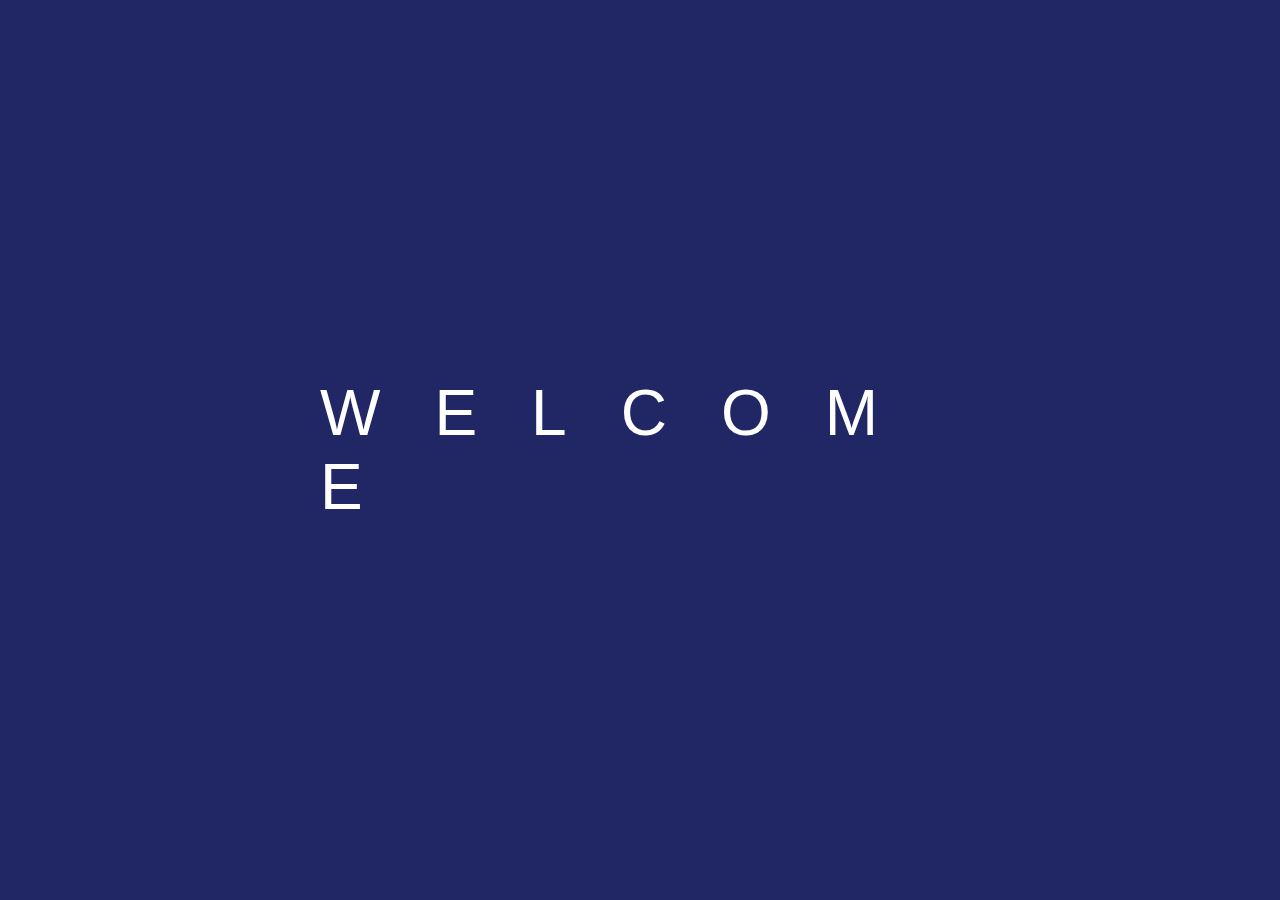
<file: index.html>
<!DOCTYPE html>
<html>
    <head>
        <meta charset="utf-8">
        <meta name="viewport" content="width=device-width, initial-scale=1">
        <meta http-equiv="refresh" content="3;url=page.html">
        <link rel="stylesheet" href="css/welcome_style.css">
        <title>welcome page</title>
    </head>
    <body>

        <script src="https://ajax.googleapis.com/ajax/libs/jquery/2.1.3/jquery.min.js"></script>
        <script src="script/script.js"></script>

        <ul class="fly-in-text hidden">
           <li>W</li>
           <li>E</li>
           <li>L</li>
           <li>C</li>
           <li>O</li>
           <li>M</li>
           <li>E</li>
        </ul>


    </body>
</html>
</file>
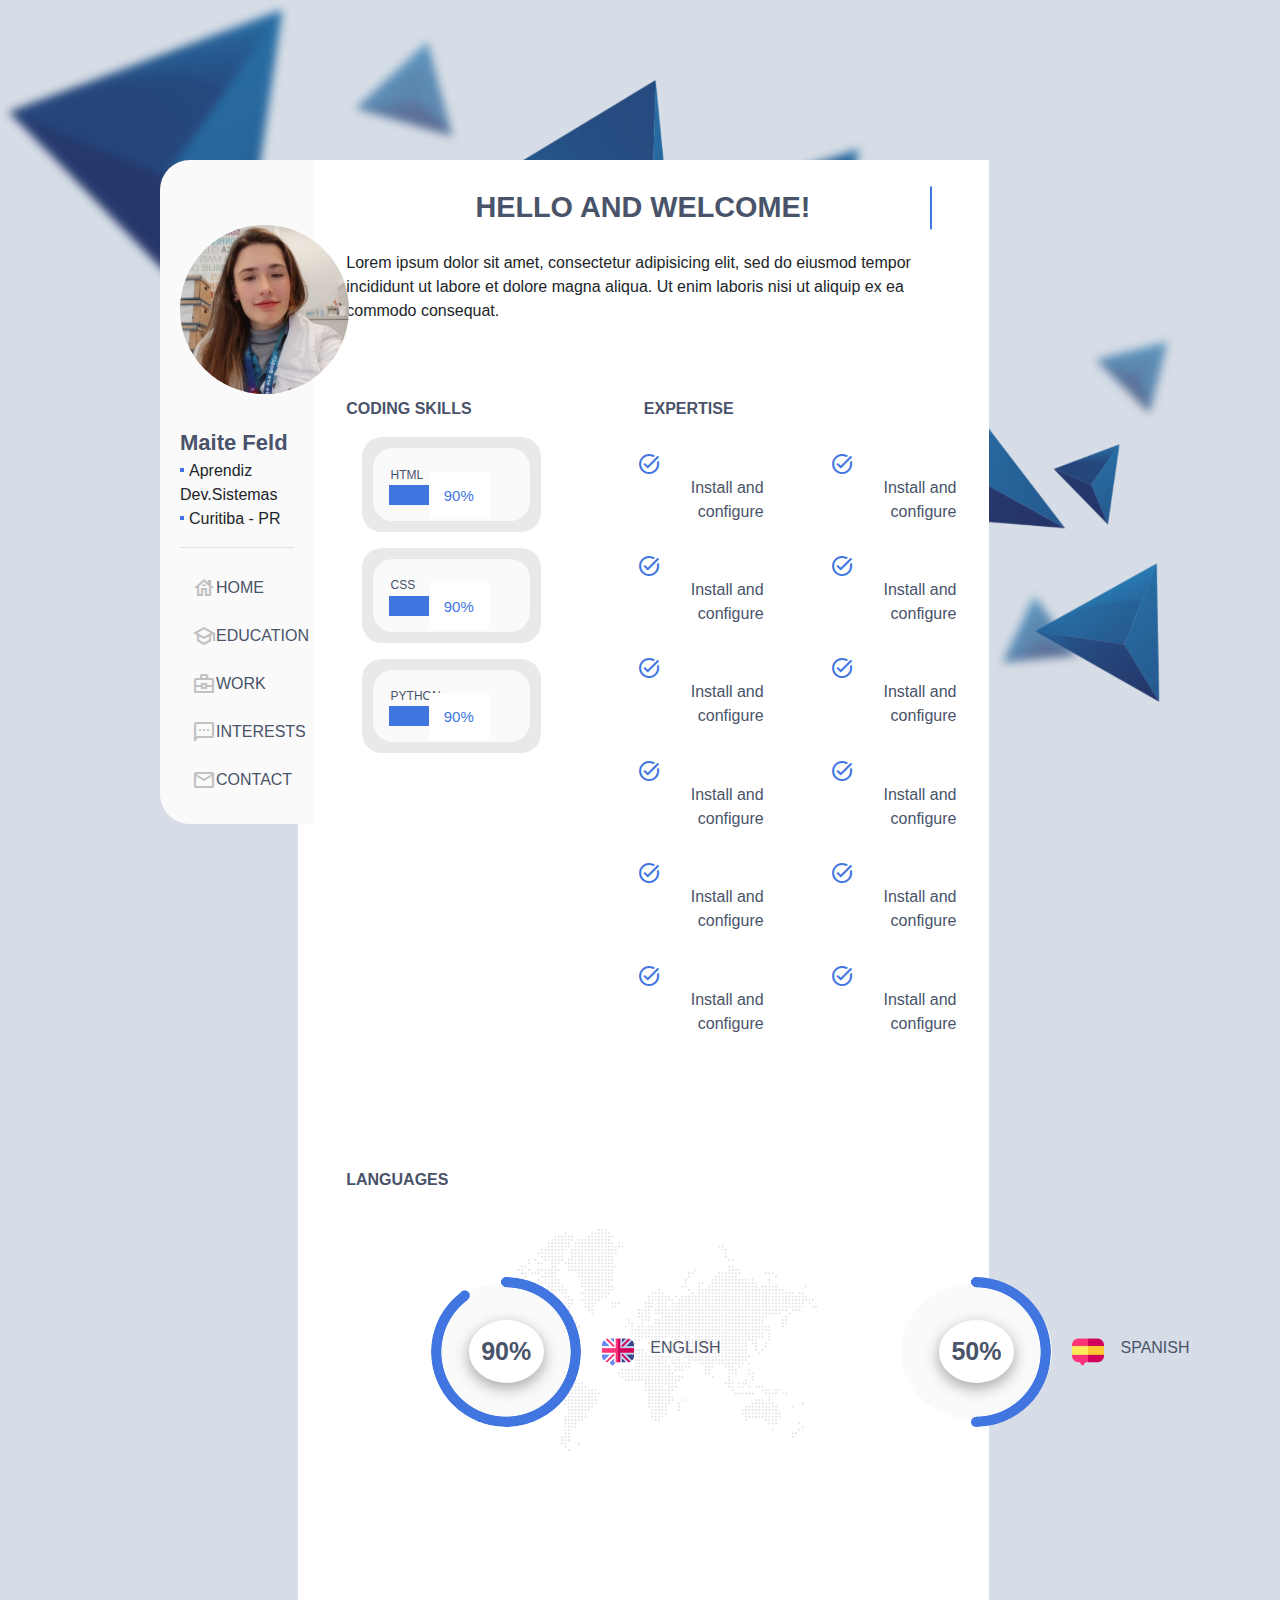
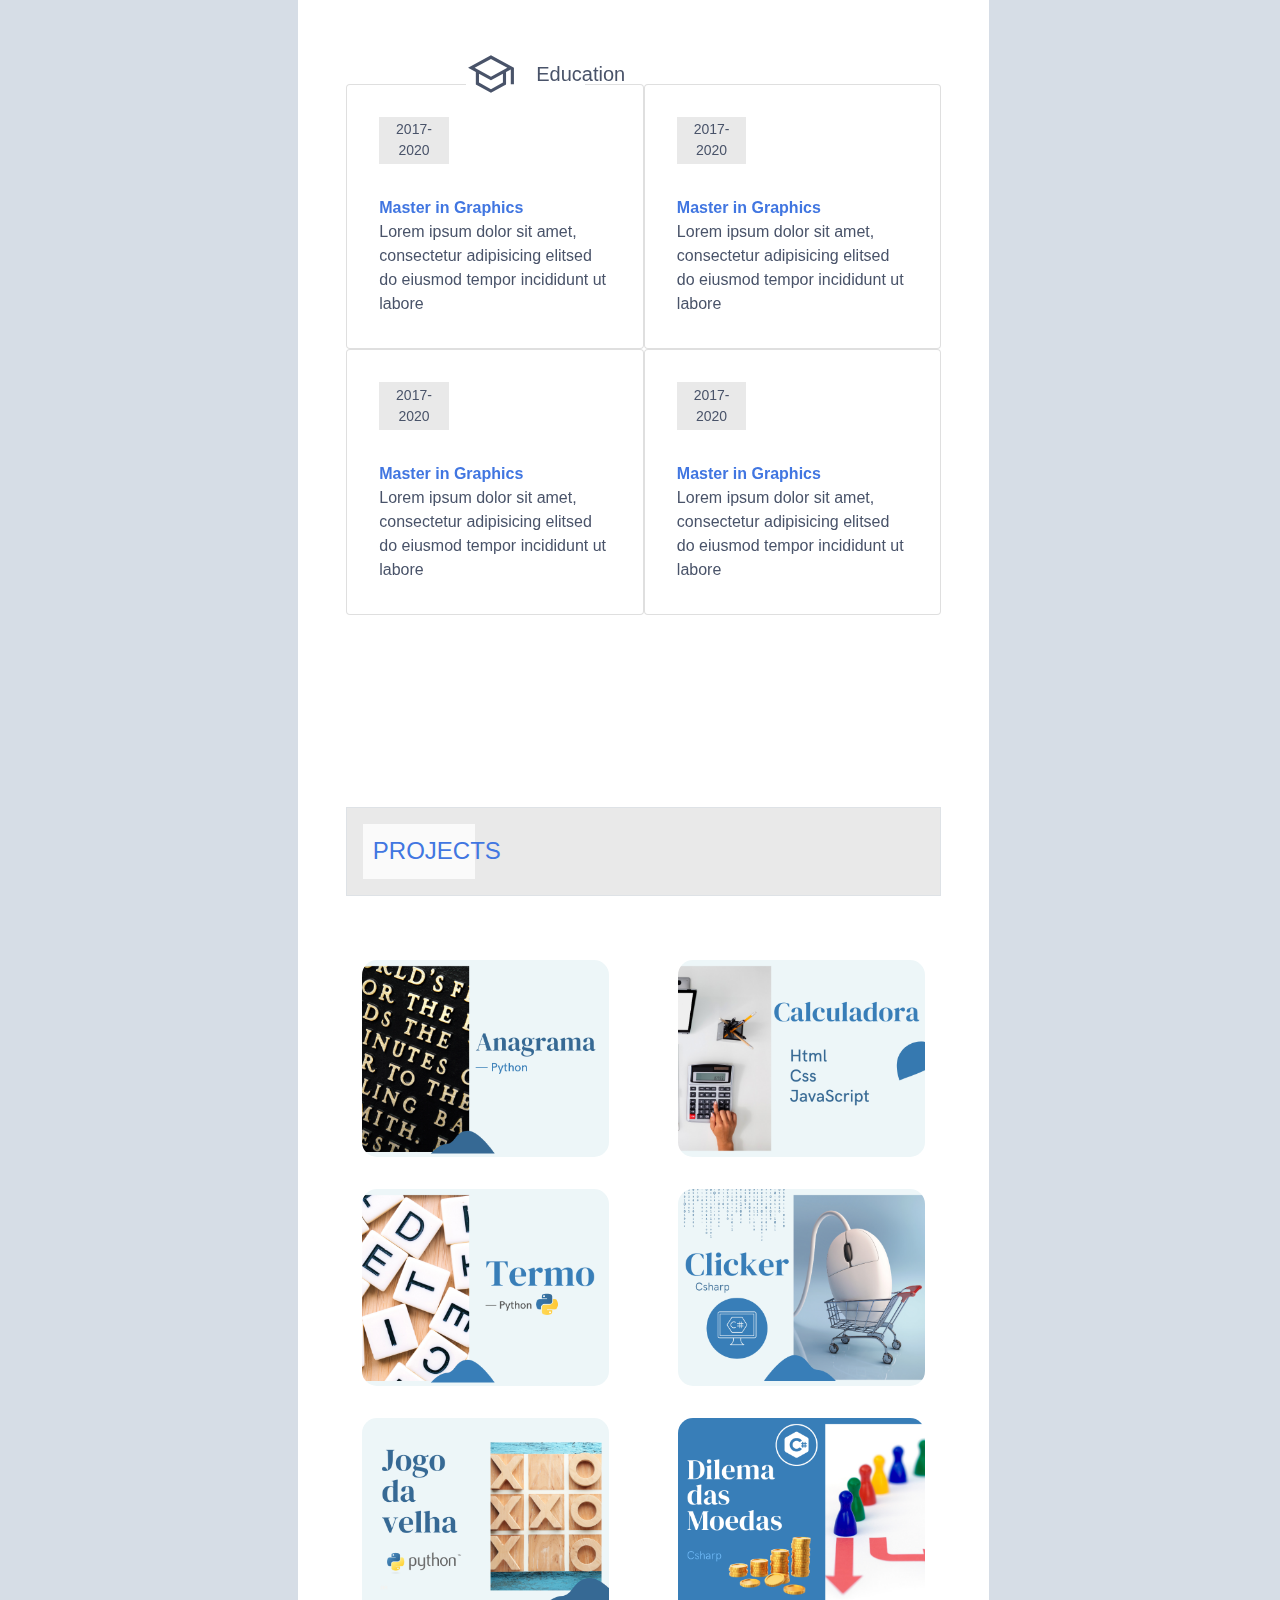
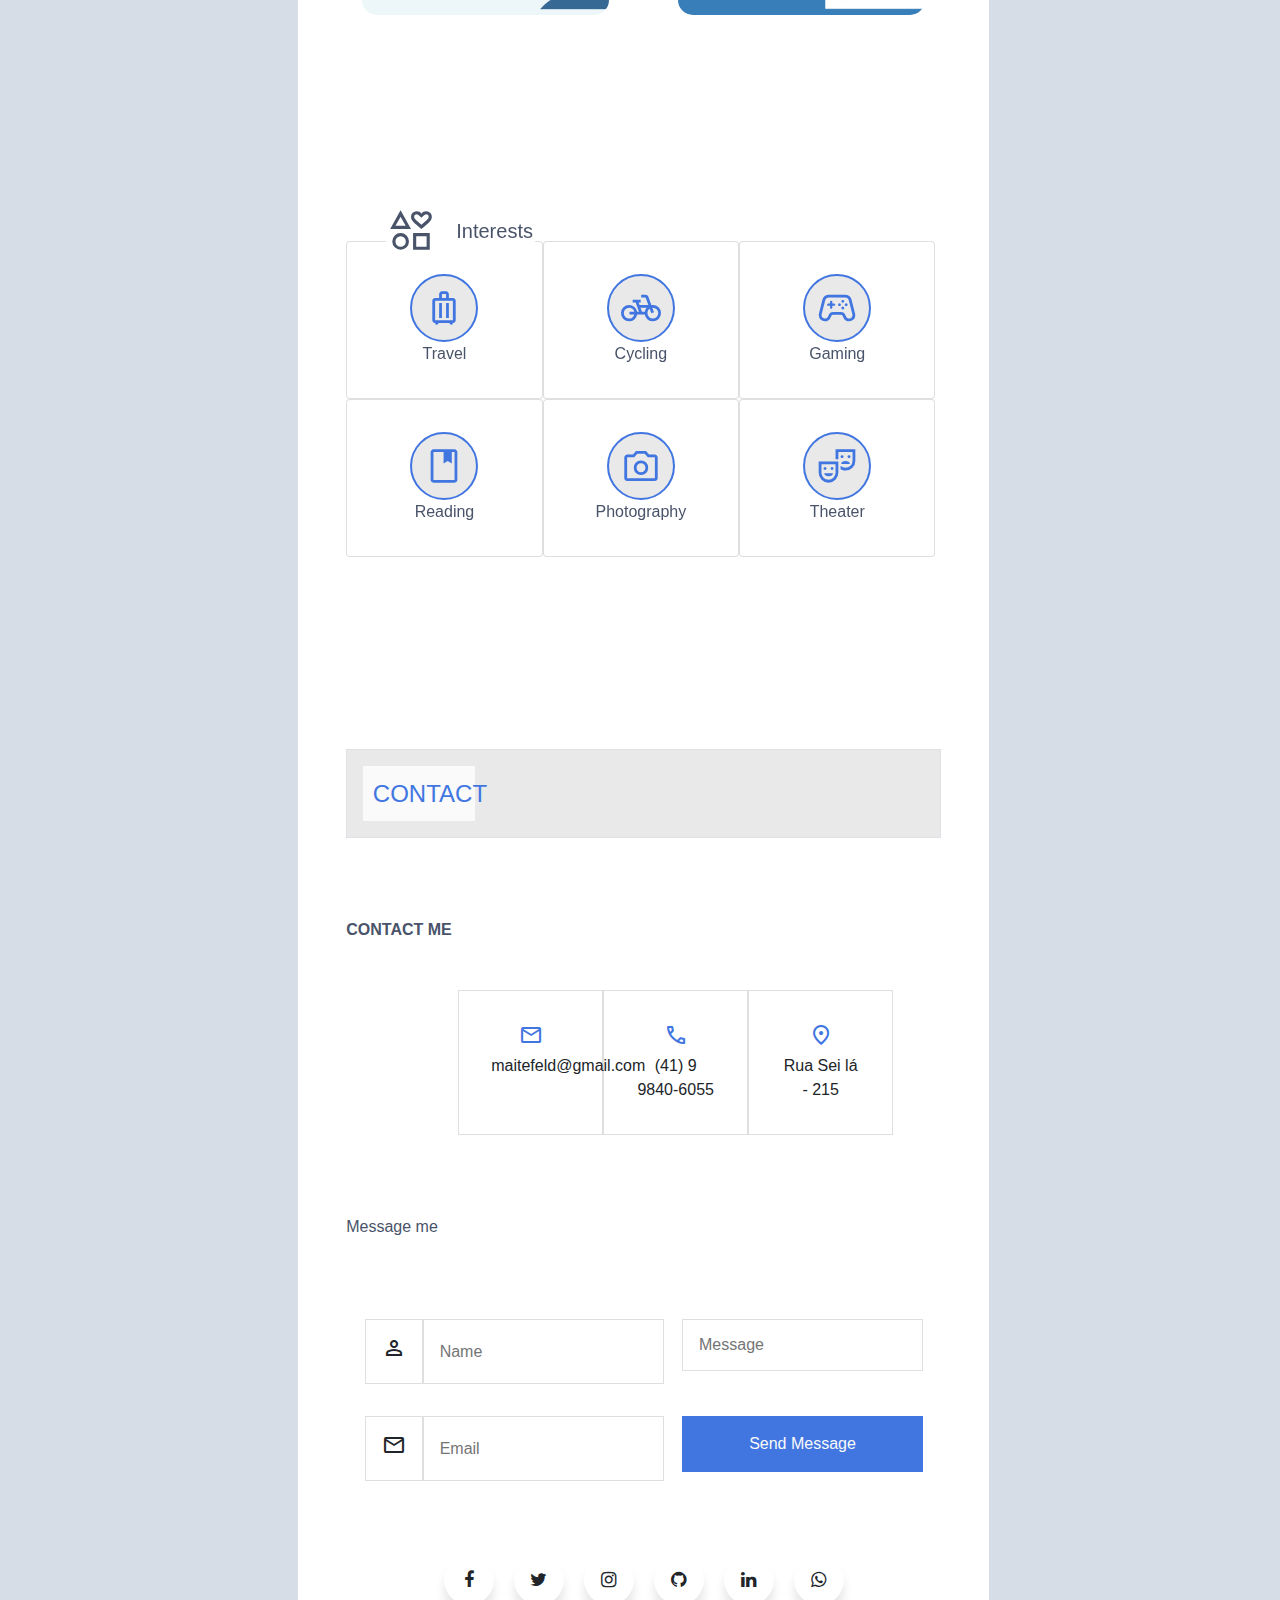
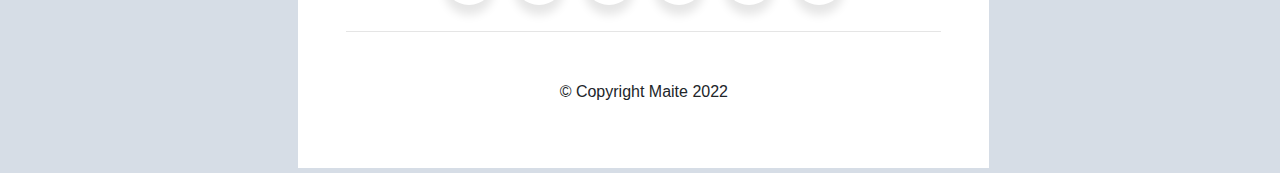
<file: home.html>
<!DOCTYPE html>
<html lang="en">

<head>
    <meta charset="UTF-8">
    <meta http-equiv="X-UA-Compatible" content="IE=edge">
    <meta name="viewport" content="width=device-width, initial-scale=1.0">
    <link rel="stylesheet" href="css/style.css">
    <link href="css/bootstrap.css" rel="stylesheet">
    <link rel="stylesheet" href="https://cdnjs.cloudflare.com/ajax/libs/font-awesome/4.7.0/css/font-awesome.min.css">
    <link rel="icon" href="https://www.pngplay.com/wp-content/uploads/1/Letter-M-PNG-Stock-Photo.png">
    <link rel="stylesheet"
        href="https://fonts.googleapis.com/css2?family=Material+Symbols+Outlined:opsz,wght,FILL,GRAD@20..48,100..700,0..1,-50..200" />
    <title>Portifólio de Maite Feld</title>
</head>

<body style="background-color:#D6DDE6 ;">


    <div class="page">
        <!-- barra de navegação lateral -->
        <div class="vertical-menu">
            <div class="header_menu">
                <div class="img_box"><img src="css/img/eu.png" alt=""></div>
                <div class="nome">Maite Feld</div>
                <div class="cargo">
                    <div class="dot"></div>Aprendiz Dev.Sistemas
                </div>
                <div class="cidade">
                    <div class="dot"></div>Curitiba - PR
                </div>
            </div>

            <hr>

            <a href="page.html">
                <div class="part" id="active"><span class="material-symbols-outlined" id="icon">house</span>
                    <div class="text">HOME</div>

                </div>
            </a>
            <a href="#resume">
                <div class="part"><span class="material-symbols-outlined" id="icon">school</span>
                    <div class="text">EDUCATION</div>
                </div>
            </a>
            <a href="#work">
                <div class="part"><span class="material-symbols-outlined" id="icon">business_center</span>
                    <div class="text">WORK</div>
                </div>
            </a>
            <a href="#interesses">
                <div class="part"><span class="material-symbols-outlined" id="icon">sms</span>
                    <div class="text">INTERESTS</div>
                </div>
            </a>
            <a href="#contact">
                <div class="part"><span class="material-symbols-outlined" id="icon">mail</span>
                    <div class="text">CONTACT</div>
                </div>
            </a>
            
        </div>


        <!-- header boas vindas -->
        <div class="content">
            <section id="home">
                <div class="welcome">
                    <p class="line-1 anim-typewriter">Hello and Welcome!</p>
                    <!-- <div class="title">Olá, seja bem vindo(a)!</div> -->
                    <div class="text">Lorem ipsum dolor sit amet, consectetur adipisicing elit, sed do eiusmod tempor
                        incididunt ut labore et dolore magna aliqua. Ut enim laboris nisi ut aliquip ex ea commodo
                        consequat.</div>
                </div>

                <!-- ""body - parte branca"" -->
                <div class="skills_content">

                    <!-- skills e expertise -->
                    <div class="part1">
                        <div class="skills">
                            <div class="skillstitle">
                                Coding Skills
                            </div>
                            <div class="margin">
                                <div class="skill_block">
                                    <p>HTML</p>
                                    <div class="porcent">
                                        <div class="skills html">
                                            <div class="porcent_title"><span>90%</span></div>
                                        </div>
                                    </div>
                                </div>
                            </div>

                            <div class="margin">
                                <div class="skill_block">
                                    <p>CSS</p>
                                    <div class="porcent">
                                        <div class="skills html">
                                            <div class="porcent_title"><span>90%</span></div>
                                        </div>
                                    </div>
                                </div>
                            </div>

                            <div class="margin">
                                <div class="skill_block">
                                    <p>PYTHON</p>
                                    <div class="porcent">
                                        <div class="skills html">
                                            <div class="porcent_title"><span>90%</span></div>
                                        </div>
                                    </div>
                                </div>
                            </div>
                        </div>






                        <div class="skills">
                            <div class="skillstitle">
                                EXPERTISE
                            </div>

                            <div class="expertise">
                                <div class="coluna" style="margin-left: 0.5em;">
                                    <div class="row">
                                        <span class="material-symbols-outlined" id="icon_expertise">task_alt</span>
                                        <div class="text">Install and configure</div>
                                    </div>
                                    <div class="row">
                                        <span class="material-symbols-outlined" id="icon_expertise">task_alt</span>
                                        <div class="text">Install and configure</div>
                                    </div>
                                    <div class="row">
                                        <span class="material-symbols-outlined" id="icon_expertise">task_alt</span>
                                        <div class="text">Install and configure</div>
                                    </div>
                                    <div class="row">
                                        <span class="material-symbols-outlined" id="icon_expertise">task_alt</span>
                                        <div class="text">Install and configure</div>
                                    </div>
                                    <div class="row">
                                        <span class="material-symbols-outlined" id="icon_expertise">task_alt</span>
                                        <div class="text">Install and configure</div>
                                    </div>
                                    <div class="row">
                                        <span class="material-symbols-outlined" id="icon_expertise">task_alt</span>
                                        <div class="text">Install and configure</div>
                                    </div>
                                </div>

                                <div class="coluna">
                                    <div class="row">
                                        <span class="material-symbols-outlined" id="icon_expertise">task_alt</span>
                                        <div class="text">Install and configure</div>
                                    </div>
                                    <div class="row">
                                        <span class="material-symbols-outlined" id="icon_expertise">task_alt</span>
                                        <div class="text">Install and configure</div>
                                    </div>
                                    <div class="row">
                                        <span class="material-symbols-outlined" id="icon_expertise">task_alt</span>
                                        <div class="text">Install and configure</div>
                                    </div>
                                    <div class="row">
                                        <span class="material-symbols-outlined" id="icon_expertise">task_alt</span>
                                        <div class="text">Install and configure</div>
                                    </div>
                                    <div class="row">
                                        <span class="material-symbols-outlined" id="icon_expertise">task_alt</span>
                                        <div class="text">Install and configure</div>
                                    </div>
                                    <div class="row">
                                        <span class="material-symbols-outlined" id="icon_expertise">task_alt</span>
                                        <div class="text">Install and configure</div>
                                    </div>
                                </div>
                            </div>
                        </div>
                    </div>


                    <div class="part2" style="background-image: url('css/img/bg-map.png');">
                        <div class="skills">
                            <div class="skillstitle">
                                LANGUAGES
                            </div>

                            <div class="lan">

                                <div class="grafico">
                                    <div class="pie" style="--p:90;--c:#4176e1;--b:10px">
                                        <div class="circle">
                                            <div class="text">90%</div>
                                        </div>
                                    </div>

                                    <div class="language_title">
                                        <img src="css/img/english.png"> English
                                    </div>
                                </div>


                                <div class="grafico">
                                    <div class="pie" style="--p:50;--c:#4176e1;--b:10px">
                                        <div class="circle">
                                            <div class="text">50%</div>
                                        </div>
                                    </div>


                                    <div class="language_title">
                                        <img src="css/img/spanish.png"> Spanish
                                    </div>
                                </div>
                            </div>
                        </div>
                    </div>

                </div>

            </section>

            <section id="resume">

                <div class="awards">
                    <div class="detalhe">
                        <span class="material-symbols-outlined" style="font-size: 50px;" id="aqui">school</span>
                        <div class="education">Education</div>
                    </div>
                    <div class="cards">
                        <div class="card">
                            <div class="ano">2017-2020</div>
                            <div class="education_title">Master in Graphics</div>
                            <div class="education_content">Lorem ipsum dolor sit amet, consectetur adipisicing elitsed
                                do eiusmod tempor incididunt ut labore</div>
                        </div>
                        <div class="card">
                            <div class="ano">2017-2020</div>
                            <div class="education_title">Master in Graphics</div>
                            <div class="education_content">Lorem ipsum dolor sit amet, consectetur adipisicing elitsed
                                do eiusmod tempor incididunt ut labore</div>
                        </div>
                    </div>

                    <div class="cards">
                        <div class="card">
                            <div class="ano">2017-2020</div>
                            <div class="education_title">Master in Graphics</div>
                            <div class="education_content">Lorem ipsum dolor sit amet, consectetur adipisicing elitsed
                                do eiusmod tempor incididunt ut labore</div>
                        </div>
                        <div class="card">
                            <div class="ano">2017-2020</div>
                            <div class="education_title">Master in Graphics</div>
                            <div class="education_content">Lorem ipsum dolor sit amet, consectetur adipisicing elitsed
                                do eiusmod tempor incididunt ut labore</div>
                        </div>
                    </div>

                </div>
            </section>

            <section id="work">

            </section>


            <section id="portifolio">
                <div class="border">
                    <div class="conteudo">PROJECTS</div>
                </div>

                <div class="itens">

                    <!-- card anagrama -->
                    <div class="flip-container" ontouchstart="this.classList.toggle('hover');">
                        <div class="flipper">
                            <div class="front">
                                <img src="css/img/portifolio/anagrama.png">
                            </div>
                            <div class="back">
                                <a href="#"><i class="fa fa-github"></i> Code</a>
                            </div>
                        </div>
                    </div>

                    <!-- card calculadora -->
                    <div class="flip-container" ontouchstart="this.classList.toggle('hover');">
                        <div class="flipper">
                            <div class="front">
                                <img src="css/img/portifolio/calculadora.png">
                            </div>
                            <div class="back">
                                <a href="#"><i class="fa fa-github"></i> Code</a>
                            </div>
                        </div>
                    </div>

                    <!-- card termo -->
                    <div class="flip-container" ontouchstart="this.classList.toggle('hover');">
                        <div class="flipper">
                            <div class="front">
                                <img src="css/img/portifolio/termo.png">
                            </div>
                            <div class="back">
                                <a href="#"><i class="fa fa-github"></i> Code</a>
                            </div>
                        </div>
                    </div>


                    <!-- card clicker -->
                    <div class="flip-container" ontouchstart="this.classList.toggle('hover');">
                        <div class="flipper">
                            <div class="front">
                                <img src="css/img/portifolio/clicker.png">
                            </div>
                            <div class="back">
                                <a href="#"><i class="fa fa-github"></i> Code</a>
                            </div>
                        </div>
                    </div>

                     <!-- card jogo da velha -->
                     <div class="flip-container" ontouchstart="this.classList.toggle('hover');">
                        <div class="flipper">
                            <div class="front">
                                <img src="css/img/portifolio/jogo_da_velha.png">
                            </div>
                            <div class="back">
                                <a href="#"><i class="fa fa-github"></i> Code</a>
                            </div>
                        </div>
                    </div>

                    <!-- card dilema moedas -->
                    <div class="flip-container" ontouchstart="this.classList.toggle('hover');">
                        <div class="flipper">
                            <div class="front">
                                <img src="css/img/portifolio/dilema_moedas.png">
                            </div>
                            <div class="back">
                                <a href="#"><i class="fa fa-github"></i> Code</a>
                            </div>
                        </div>
                    </div>                  

                </div>
            </section>





            <section id="interesses">

                <div class="interesse">
                    <div class="detalhe" id="int">
                        <span class="material-symbols-outlined" style="font-size: 50px;" id="aqui">interests</span>
                        <div class="education">Interests</div>
                    </div>
                    <div class="cards">
                        <div class="card">
                            <div class="icone_int"><span id="luggage" class="material-symbols-outlined">luggage</span>
                            </div>
                            <div class="hobbie">Travel</div>

                        </div>
                        <div class="card">
                            <div class="icone_int"><span id="luggage"
                                    class="material-symbols-outlined">pedal_bike</span></div>
                            <div class="hobbie">Cycling</div>

                        </div>
                        <div class="card">
                            <div class="icone_int"><span id="luggage"
                                    class="material-symbols-outlined">stadia_controller</span>
                            </div>
                            <div class="hobbie">Gaming</div>

                        </div>
                    </div>

                    <div class="cards">
                        <div class="card">
                            <div class="icone_int"><span id="luggage" class="material-symbols-outlined">book</span>
                            </div>
                            <div class="hobbie">Reading</div>

                        </div>
                        <div class="card">
                            <div class="icone_int"><span id="luggage"
                                    class="material-symbols-outlined">photo_camera</span>
                            </div>
                            <div class="hobbie">Photography</div>

                        </div>
                        <div class="card">
                            <div class="icone_int"><span id="luggage"
                                    class="material-symbols-outlined">theater_comedy</span>
                            </div>
                            <div class="hobbie">Theater</div>
                        </div>
                    </div>
                </div>
            </section>



            <section id="contact">
                <div class="border">
                    <div class="conteudo">CONTACT</div>
                </div>

                <div class="skillstitle" id="message_me">
                    CONTACT ME
                </div>

                <div class="conjunto">
                    <div class="contact_card">
                        <div class="title">
                            <span class="material-symbols-outlined">mail</span>

                        </div>
                        <div class="infos">maitefeld@gmail.com</div>
                    </div>

                    <div class="contact_card">
                        <div class="title">
                            <span class="material-symbols-outlined">call</span>

                        </div>
                        <div class="infos">(41) 9 9840-6055</div>
                    </div>
                    <div class="contact_card">
                        <div class="title">
                            <span class="material-symbols-outlined">location_on</span>

                        </div>
                        <div class="infos"> Rua Sei lá - 215</div>
                    </div>
                </div>

                <div class="skillstitle" id="message_me" style="font-weight: 100;  text-transform:none">
                    Message me
                </div>

                <div class="tudo">
                    <div class="esquerda">
                        <div class="campo">
                            <div class="icon"><span class="material-symbols-outlined">person</span></div>
                            <div class="dados"><input type="text" placeholder="Name"></div>
                        </div>

                        <div class="campo">
                            <div class="icon"><span class="material-symbols-outlined">mail</span></div>
                            <div class="dados"><input type="text" placeholder="Email"></div>
                        </div>
                    </div>
                    <div class="direita">

                        <div class="men">
                            <div class="enviar"><input type="text" placeholder="Message"></div>
                        </div>
                        <button>Send Message</button>
                    </div>
                </div>




            </section>


            <div class="wrapper">
                <div class="icon facebook">
                    <div class="tooltip">Facebook</div>
                    <span><i class="fa fa-facebook-f"></i></span>
                </div>
                <div class="icon twitter">
                    <div class="tooltip">Twitter</div>
                    <span><i class="fa fa-twitter"></i></span>
                </div>
                <div class="icon instagram">
                    <div class="tooltip">Instagram</div>
                    <span><i class="fa fa-instagram"></i></span>
                </div>
                <div class="icon github">
                    <div class="tooltip">Github</div>
                    <span><i class="fa fa-github"></i></span>
                </div>
                <div class="icon linkedin">
                    <div class="tooltip">Linkedin</div>
                    <span><i class="fa fa-linkedin"></i></span>
                </div>

                <div class="icon whatsapp">
                    <div class="tooltip">Whatsapp</div>
                    <span><i class="fa fa-whatsapp"></i></span>
                </div>
            </div>


            <hr>
            <div class="footer">
                <p class="copyright">© Copyright Maite 2022</p>
            </div>

        </div>
    </div>

</body>

</html>
</file>
<file: css/welcome_style.css>
* {
  margin: 0;
  padding: 0;
}
body
{
  background-color: #212765;
}
.fly-in-text {
  list-style: none;
  position: absolute;
  left: 50%;
  top: 50%;
  transform: translateX(-50%) translateY(-50%); /* para mudar o tamamho das letras quando lançar a animação*/
}
.fly-in-text li {
  display: inline-block;
  margin-right: 50px;
  font-family: Open Sans, Arial;
  font-weight: 300;
  font-size: 4em;
  color: #fff;
  opacity: 1;
  transition: all 2.5s ease;
}
.fly-in-text li:last-child { /* last child : ultimo elemento da lista*/ 
  margin-right: 0; /* tirando a margin da direita do ultimo elemento da lista*/
}
.fly-in-text.hidden li {
  opacity: 0; /* começa sem aparecer*/
}




/* declarando a posição de origem das letras*/

/* nth-child : faz referencia a qual elemento da lista vc quer*/
.fly-in-text.hidden li:nth-child(1) { transform: translateX(-200px) translateY(-200px); }  /* primeiro elemento da lista*/
.fly-in-text.hidden li:nth-child(2) { transform: translateX(20px) translateY(100px); }     /* segundo elemento da lista*/
.fly-in-text.hidden li:nth-child(3) { transform: translateX(-150px) translateY(-80px); }
.fly-in-text.hidden li:nth-child(4) { transform: translateX(10px) translateY(-200px); }
.fly-in-text.hidden li:nth-child(5) { transform: translateX(-300px) translateY(200px); }
.fly-in-text.hidden li:nth-child(6) { transform: translateX(20px) translateY(-20px); }
.fly-in-text.hidden li:nth-child(7) { transform: translateX(30px) translateY(200px); }
.fly-in-text.hidden li:nth-child(8) { transform: translateX(30px) translateY(200px); }
</file>
<file: css/style.css>
* {
	margin:0px;
	padding:0px;
}

body
{
   /* background-image: url("https://demoxml.com/html/kijat-html/images/background/body-bg.png"); */
   /* background-image: url("https://coolbackgrounds.io/images/backgrounds/index/compute-ea4c57a4.png"); */
   /* background-image: url("https://www.iaudit.com.br/wp-content/uploads/2022/05/design-sem-nome-4.png"); */
  
   background-image: url(img/azul.png);

   padding-top: 10em;
   padding-left: 10em;
   padding-right: 10em;
   padding-bottom: .3em;
   background-attachment: fixed;
   background-repeat: no-repeat;
   background-size: 100%;
}


h4{
	font-size: 18px;
}





/* ------------------------------------ barra de navegação ------------------------------------ */

.vertical-menu{
    width: 12%;
    background-color: #FAFAFA;
    padding: 65px 20px 20px;
    border-top-left-radius: 30px;
    border-bottom-left-radius: 30px;
    position: fixed;
}


.vertical-menu a {
    color: #C1C1C1;
    display: block;
    padding: 12px;
    text-decoration: none;
}

.vertical-menu a:hover {
    color: black; 
    text-decoration: none;
}

.img_box img
{
    border-radius: 50%;
    margin-bottom: 2em;
    width: 169px;
}

.nome
{
    color: #495369;
    font-size: 22px;
    font-weight: 700;
}

.dot
{
    position: relative;
    top: -2px;
    display: inline-block;
    vertical-align: middle;
    width: 4px;
    height: 4px;
    background: #4176e1;
    margin-right: 5px;
}

.part
{
    align-items: center;
    text-align: center;
    display: flex;
}

.part .text
{
    color: #495369;
}

.link   
{
    left: auto;
}





/* ------------------------------------ pagina de conteudo ------------------------------------ */
.content
{
    background-color: #FFFFFF;
    width: 80%;
    margin-left: 16%;
    padding: 3em;
}

.page
{
    display: flex;
    width: 90%;
}





/* ------------------------------------ animação olá ------------------------------------ */

.line-1{
    font-family: 'Barlow', sans-serif;
    color: #495369;
    font-weight: 600;
    text-transform: uppercase;
    position: relative;
    top: 50%;  
    width: 20em;
    margin: 0 auto;
    border-right: 2px solid #4176e1;
    font-size: 180%;
    text-align: center;
    white-space: nowrap;
    overflow: hidden;
    transform: translateY(-50%);    
}

.anim-typewriter
{
  animation: typewriter 4s steps(44) .2s 1 normal both, blinkTextCursor 500ms steps(44) infinite normal;
}

@keyframes typewriter
{
  from{width: 0;}
  to{width: 15em;}
}

@keyframes blinkTextCursor
{
  from{border-right-color: #4176e1;}
  to{border-right-color: transparent;}
}









/* ------------------------------------ skills ------------------------------------ */

.skillstitle
{
    font-family: 'Barlow', sans-serif;
    font-weight: 600;
    text-transform: uppercase;
    color: #495369;
    text-align: left;
}

#icon_expertise
{
    color: #4176e1;
}


.porcent {
    width: 80%; 
    background-color: #ddd;
    
}


.skills {
    text-align: right; 
    padding-top: 10px; 
    padding-bottom: 10px; 
    color: white ;
    align-items: center;
    width: 50%;
}

.html
{
    width: 90%;
    background-color: #4176e1;
    height: .2em;
}

.skill_block
{
    background-color: #FAFAFA;
    border-radius: 20px;
    padding: 1em;
}

.margin
{
    padding: .7em;
    background-color: #e9e9e9;
    border-radius: 20px;
    width: 60%;
    margin: 1em;
}

.skill_block p{
    color: #495369;
    text-align: left;
    font-family: 'Barlow', sans-serif;
    margin: 0.1em;
    font-size: 12px;
}


.porcent_title
{
    font-size: 15px;
    align-items: center;
    margin: -10px;
    color: #495369;

}

.porcent_title span
{
    background-color: white;
    padding: 1em;
    color: #4176e1;
    font-family: 'Barlow', sans-serif;
}

.row
{
    margin: 1em;
    display: block;
    margin-top: 1.9em;
}

.row .text
{
    font-family: 'Barlow', sans-serif;
    font-size: 16px;
    color: #495369;
    font-weight: 400;
    margin-left: .5em;
}

.expertise
{
    
    display:flex;
    
}


.coluna
{
    position: relative;
    margin-left: 6em;
}


.part1
{
    display: flex;
    margin-top: 4em;
}









/* ------------------------------------ linguagens ------------------------------------ */

.part2
{
    background-position: center;
    background-repeat: no-repeat;
    text-align: center;
    margin-top: 6em;
}

.lan
{
    width: 100%;
    display: flex;
    color: #495369;
    justify-content: space-between;
    text-align: center;
    align-items: center;

}


@property --p
{
    syntax: '<number>';
    inherits: true;
    initial-value: 1;
}
  
.pie
{
    --p:20;
    --b:22px;
    --c:#4176e1;
    --w:150px;
  
    width: var(--w);
    aspect-ratio: 1;
    position: relative;
    display: inline-grid;
    margin: 5px;
    place-content: center;
    font-size: 25px;
    font-weight: bold;
    font-family: sans-serif;
}


.pie:before, .pie:after
{
    content: "";
    position: absolute;
    border-radius: 50%;
}

.pie:before
{
    inset: 0;
    background:
      radial-gradient(farthest-side,var(--c) 98%,#0000) top/var(--b) var(--b) no-repeat,
      conic-gradient(var(--c) calc(var(--p)*1%),#0000 0);

    -webkit-mask: radial-gradient(farthest-side,#0000 calc(99% - var(--b)),#000 calc(100% - var(--b)));
            mask: radial-gradient(farthest-side,#0000 calc(99% - var(--b)),#000 calc(100% - var(--b)));
}


.pie:after
{
    inset: calc(50% - var(--b)/2);
    background: var(--c);
    transform: rotate(calc(var(--p)*3.6deg)) translateY(calc(50% - var(--w)/2));
}

.animate
{
    animation: p 1s .5s both;
}

.no-round:before
{
    background-size: 0 0, auto;
}

.no-round:after
{
    content: none;
}


@keyframes p
{
    from{--p:0}
}


.circle
{
    border-radius: 50%;
    background-color: #FAFAFA;
    padding: 1.5em;
}

.circle .text
{
    background-color: white;
    border-radius: 50%;
    padding: .5em;
    box-shadow: rgba(0, 0, 0, 0.35) 0px 5px 15px;
    
}


.language_title
{
    font-family: 'Barlow', sans-serif;
    color: #495369;
    margin: 1em;
    text-transform: uppercase;
    display: flex;
}    

.language_title img
{
    width: 2em;
    margin-right: 1em;
}


.grafico
{
    display: flex;
    align-items: center;
    margin: 5em;
}





/* ------------------------------------ educação ------------------------------------ */

.awards
{
    margin-top: 7em;
}


.awards .title
{
    align-items: center;
    display: flex;
}

.education
{
    margin-left: 1em;
}


.ano
{
    font-family: 'Barlow', sans-serif;
    background-color: #e9e9e9;
    color: #495369;
    font-size: 14px;
    font-weight: 400;
    text-align: center;
    width: 30%;
    padding: .2em;
    transition: .5s;
    
}


.card:hover .ano
{
    background-color: #4176e1;
}



.education_title
{
    color: #4176e1;
    font-family: 'Barlow', sans-serif;
    font-weight: 600;
    margin-top: 2em;
}

.card
{
    padding: 2em;
}

.cards
{
    display: flex;
}


.education_content
{
    font-family: 'Barlow', sans-serif;
    font-size: 16px;
    color: #495369;
    font-weight: 400;
    -webkit-font-smoothing: antialiased;
}


.detalhe
{
    display: flex;
    align-items: center;
    width: 20%;
    color: #495369;
    font-family: 'Barlow', sans-serif;
    margin-left: 6em;
    position: relative;
    z-index: 9999999;
    top: 15px;
    background-color: #FFFFFF;
    font-size: 20px;
} 







/* ------------------------------------ contato ------------------------------------*/
.border
{
    width: 100%;
    background-color: #e9e9e9;
    margin-top: 12em;
    margin-bottom: 3em;
    padding: 1em;
}

.conteudo
{
    background-color: #FAFAFA;
    padding: .4em;
    color: #4176e1;
    font-family: 'Barlow', sans-serif;
    font-size: 24px;
    font-weight:400;
    width: 20%;
}

.contact_card
{
    border: 1px solid rgba(0,0,0,.125);
    width: 30%;
    text-align: center;
    padding: 2em;
}

.contact_card .title
{
    text-align: center;
    color: #4176e1;
}

.conjunto
{
    display: flex;
    text-align: center;
    margin-left: 7em;
}

.contact_card:hover
{
    border: 1px solid #4176e1;
}

.contact_card:hover .title
{
    transform: rotateY(360deg);
    transition: 1.5s;
}


.contact_card .title
{
    transition : 1s;
}

.campo
{
    display: flex;
    margin-top: 2em;
}

.campo .icon
{
    border: 1px solid rgba(0,0,0,.125);
    padding: 1em;
}

input
{
    border: 1px solid rgba(0,0,0,.125);
    padding: 1em;
    height: 100%;
}

#message_me
{
    margin-top: 5em;
    margin-bottom: 3em;
}


.tudo
{
    display: flex;
    justify-content: space-evenly;
}

.men
{
    margin-top: 2em;
    height: 50%;
}

button
{
    background-color: #4176e1;
    color: #FAFAFA;
    border: none;
    padding: 1em;
    width: 100%;
    font-family: 'Barlow', sans-serif;
    font-size: 24px;
    font-weight:400;
}

button:hover
{
    background-color: #3662b8;
}



/* ------------------------------------ interesses ------------------------------------ */
.infos:hover
{
    color: #4176e1;
}


.interesse:hover #aqui
{
    rotate:360deg;
}

.interesse #aqui
{
    transition : 1s;
}

.awards:hover #aqui
{
    rotate: 360deg;
}

.awards #aqui
{
    transition: 1s;
}


.interesse
{
    margin-top: 10em;
}



#luggage
{
    background-color: #e9e9e9;
    border-radius: 50%;
    border-color: #4176e1;
    border: 1em;
    padding: .3em;
    font-size: 40px;
}

#luggage
{
    background-color: #e9e9e9;
    border-radius: 50%;
    border: 2px solid #4176e1;
    padding: .3em;
    font-size: 40px;
    color: #4176e1;
}

.interesse .card:hover #luggage
{
    background-color: #4176e1;
    color: #e9e9e9;
}

.hobbie
{
    font-weight: 500;
    color: #495369;
}

.interesse .card
{
    width: 33%;
    text-align: center;
}

#int
{
    text-align: center;
    display: flex;
    align-items: center;
    width: 25%;
    color: #495369;
    font-family: 'Barlow', sans-serif;
    margin-left: 2em;
    position: relative;
    z-index: 9999999;
    top: 15px;
    background-color: #FFFFFF;
    font-size: 20px;
} 




/* ------------------------------------ redes sociais ------------------------------------ */


.wrapper
{
    display: inline-flex;
    margin-top: 4em;
    align-items: center;
    width: 100%;   
    justify-content: center;
}
  
.wrapper .icon
{
    position: relative;
    background-color: #ffffff;
    border-radius: 50%;
    padding: 15px;
    margin: 10px;
    width: 50px;
    height: 50px;
    font-size: 18px;
    display: flex;
    justify-content: center;
    align-items: center;
    flex-direction: column;
    box-shadow: 0 10px 10px rgba(0, 0, 0, 0.1);
    cursor: pointer;
    transition: all 0.2s cubic-bezier(0.68, -0.55, 0.265, 1.55); /* cubic-bezier define a posição que vai movimentar*/
}
  
.wrapper .tooltip
{
    position: absolute;
    top: 0;
    font-size: 14px;
    background-color: #ffffff;
    color: #ffffff;
    padding: 5px 8px;
    border-radius: 5px;
    box-shadow: 0 10px 10px rgba(0, 0, 0, 0.1);
    opacity: 0;
    pointer-events: none;
    transition: all 0.3s cubic-bezier(0.68, -0.55, 0.265, 1.55);
}
  
.wrapper .tooltip::before
{
    position: absolute;
    content: "";
    height: 8px;
    width: 8px;
    background-color: #ffffff;
    bottom: -3px;
    left: 50%;
    transform: translate(-50%) rotate(45deg);
    transition: all 0.3s cubic-bezier(0.68, -0.55, 0.265, 1.55);
}
  
.wrapper .icon:hover .tooltip /* quando o mouse passar no icone o tooltip vai se tornar visivel*/
{
    top: -45px;
    opacity: 1;
    visibility: visible;
    pointer-events: auto;
}
  
.wrapper .icon:hover span, .wrapper .icon:hover .tooltip
{
    text-shadow: 0px -1px 0px rgba(0, 0, 0, 0.1);
}
  
/* facebook */
.wrapper .facebook:hover, .wrapper .facebook:hover .tooltip, .wrapper .facebook:hover .tooltip::before
{
    background-color: #3b5999;
    color: #ffffff;
}
  

/* twitter */
.wrapper .twitter:hover, .wrapper .twitter:hover .tooltip, .wrapper .twitter:hover .tooltip::before
{
    background-color: #46c1f6;
    color: #ffffff;
}
  

/* instagram */
.wrapper .instagram:hover, .wrapper .instagram:hover .tooltip, .wrapper .instagram:hover .tooltip::before
{
    background-color: #e1306c;
    color: #ffffff;
}
  


/* github */
.wrapper .github:hover, .wrapper .github:hover .tooltip, .wrapper .github:hover .tooltip::before
{
    background-color: #333333;
    color: #ffffff;
}
  

/* linkedin */
.wrapper .linkedin:hover, .wrapper .linkedin:hover .tooltip, .wrapper .linkedin:hover .tooltip::before
{
    background-color: #de463b;
    color: #ffffff;
}


/* whatsapp */
.wrapper .whatsapp:hover, .wrapper .whatsapp:hover .tooltip, .wrapper .whatsapp:hover .tooltip::before
{
    background-color: #3ede3b;
    color: #ffffff;
}




/* ------------------------------------ footer ------------------------------------ */

.footer
{
    align-items: center;
    text-align: center;
    margin-top: 3em;
    width: 100%;
}





 /* ------------------------------------ cards do portifolio ------------------------------------ */
.itens
{
    display: flex;
    flex-wrap: wrap;
    justify-content: space-between;
    
}


.flip-container
{
    margin: 1em;
    font-family: 'Barlow', sans-serif;
}


.flip-container img
{
    width: 247px;
	height: 197px;
    border-radius: 15px;
    
}

.flip-container:hover .flipper
{
	transform: rotateY(180deg);
}

.flip-container, .front, .back
{
	width: 247px;
	height: 197px;
}


.flipper
{
	transition: 0.6s;
	transform-style: preserve-3d;
}


.front, .back
{
	backface-visibility: hidden;
    border-radius: 15px;
	position: absolute;
}

.front
{
	z-index: 2;
	transform: rotateY(0deg);
}

.back
{
	transform: rotateY(180deg);
    background-color: #3662b8;
    padding: 2em;
    display: flex;
    flex-direction: column;
    justify-content: center;
}

.back a
{
    background-color: #FAFAFA;
    padding: 1em;
    border-radius: 25em;
    width: 50%;
    margin: 2.5em;
    font-size: 15px;
}

.back a:hover
{
    background-color: #e6e3e3;
    text-decoration: none;
}
</file>
